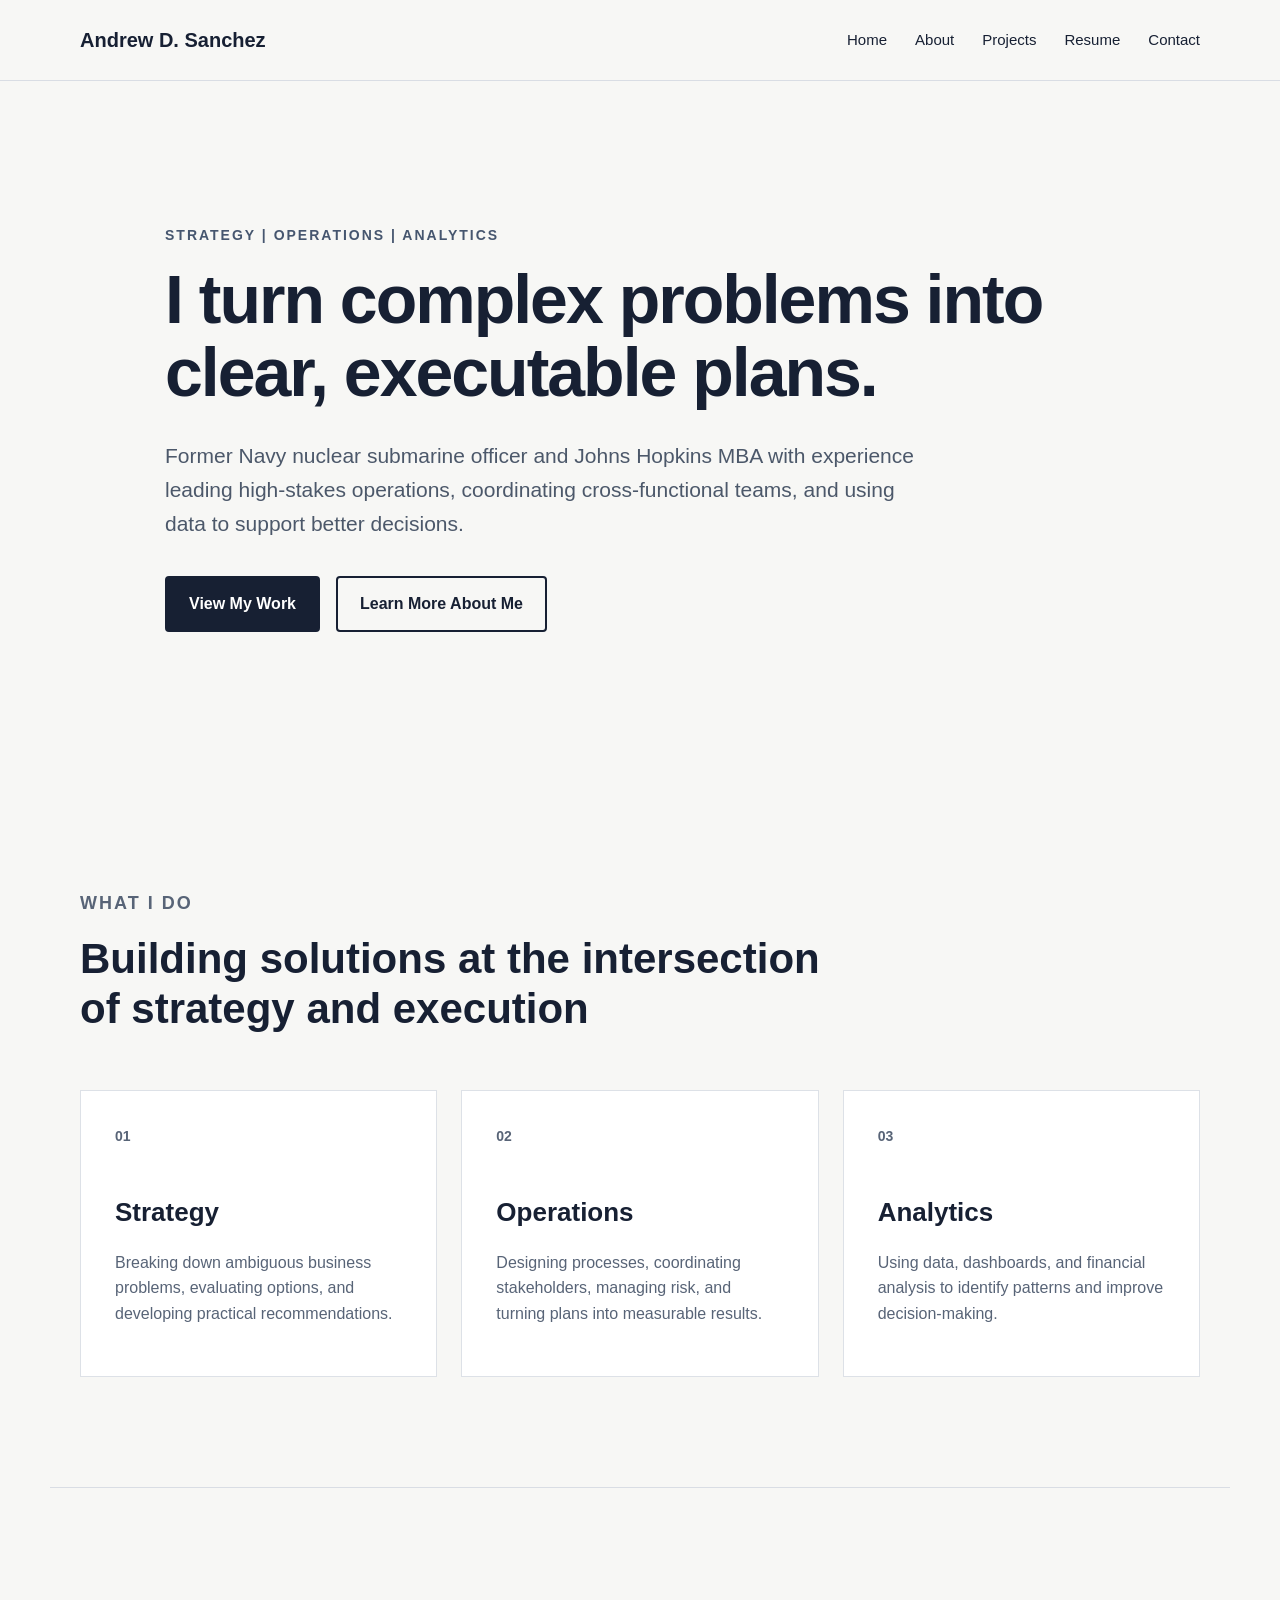
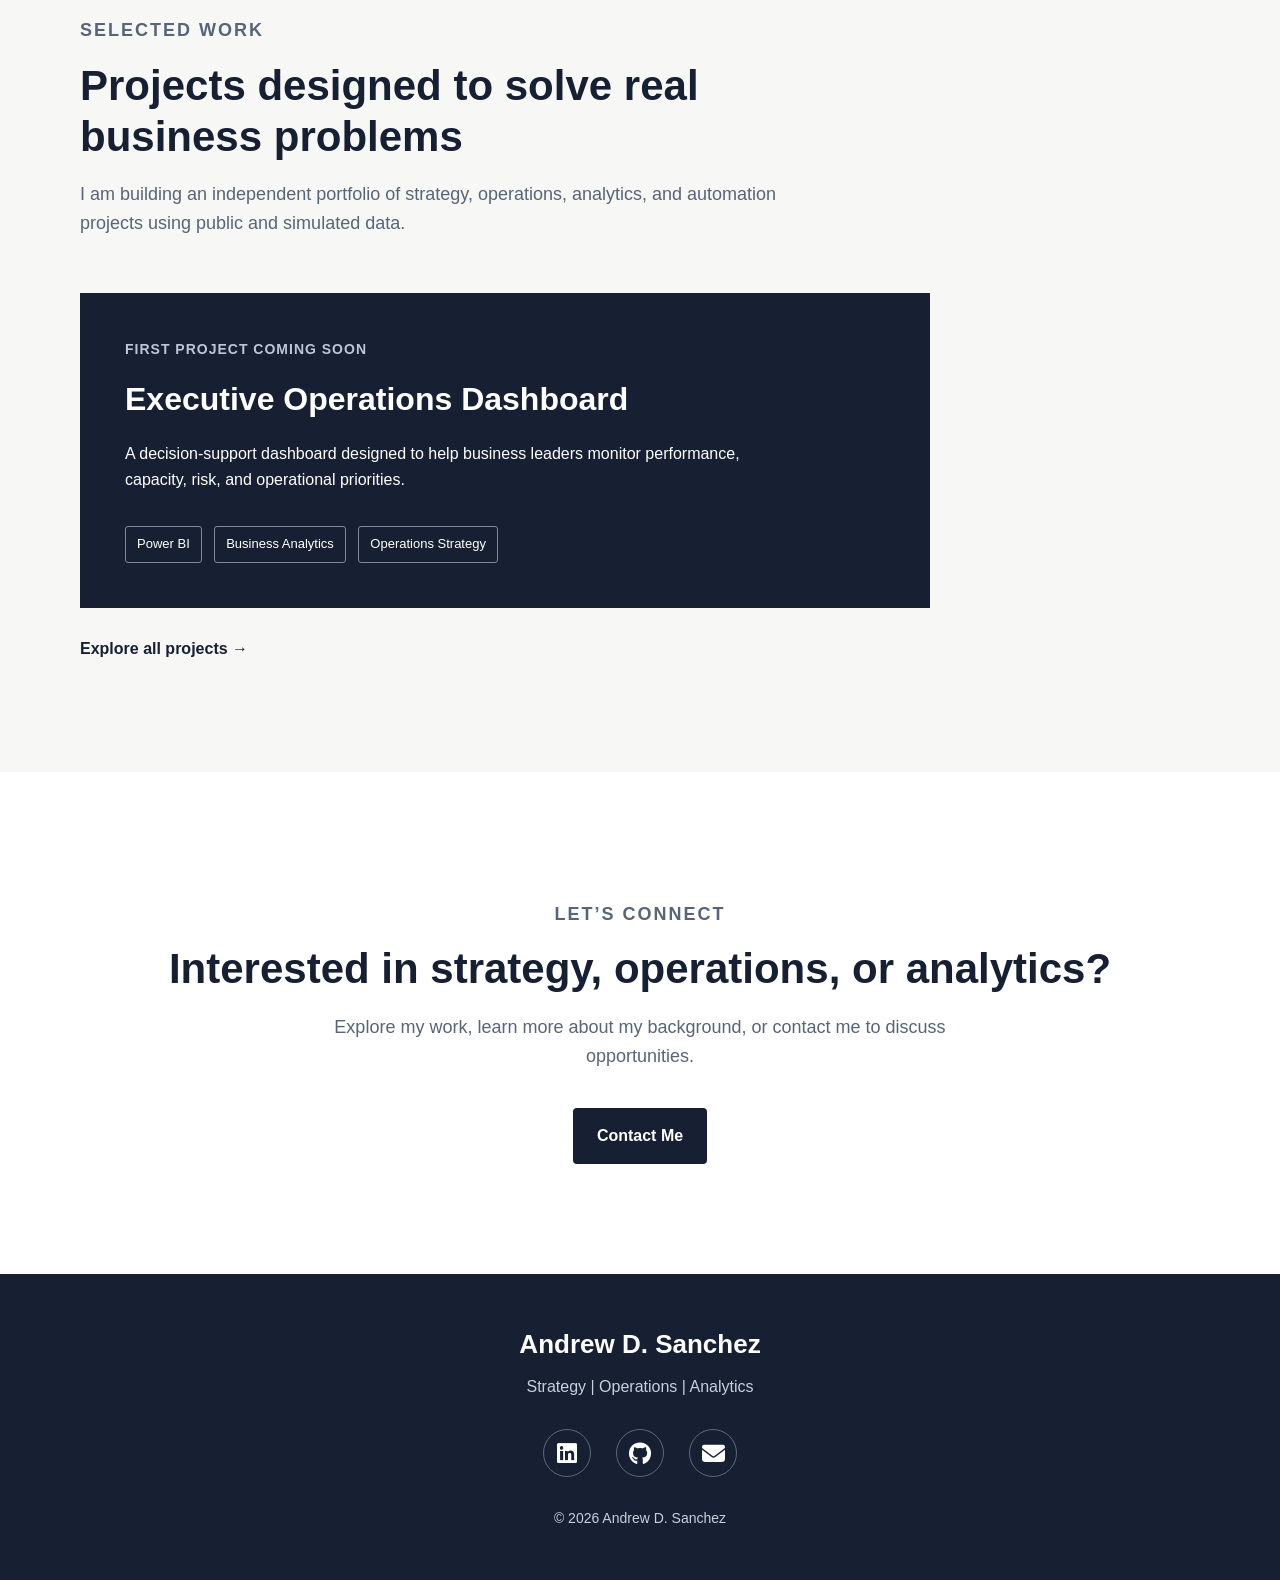
<file: index.html>
<!DOCTYPE html>
<html lang="en">

<head>
    <meta charset="UTF-8">
    <meta name="viewport" content="width=device-width, initial-scale=1.0">

    <title>Andrew D. Sanchez | Strategy, Operations, and Analytics</title>

    <link rel="stylesheet" href="css/style.css">

    <link rel="stylesheet" href="https://cdnjs.cloudflare.com/ajax/libs/font-awesome/6.7.2/css/all.min.css">
</head>

<body>

    <header class="site-header">
        <nav class="navbar">
            <a class="logo" href="index.html">Andrew D. Sanchez</a>

            <div class="nav-links">
                <a href="index.html">Home</a>
                <a href="about.html">About</a>
                <a href="projects.html">Projects</a>
                <a href="resume.html">Resume</a>
                <a href="contact.html">Contact</a>
            </div>
        </nav>
    </header>

    <main>

        <section class="hero">
            <div class="hero-content">
                <p class="hero-label">Strategy | Operations | Analytics</p>

                <h1>I turn complex problems into clear, executable plans.</h1>

                <p class="hero-summary">
                    Former Navy nuclear submarine officer and Johns Hopkins MBA
                    with experience leading high-stakes operations, coordinating
                    cross-functional teams, and using data to support better decisions.
                </p>

                <div class="hero-buttons">
                    <a class="button primary-button" href="projects.html">
                        View My Work
                    </a>

                    <a class="button secondary-button" href="about.html">
                        Learn More About Me
                    </a>
                </div>
            </div>
        </section>

        <section class="focus-section">
            <div class="section-heading">
                <p class="section-label">What I Do</p>
                <h2>Building solutions at the intersection of strategy and execution</h2>
            </div>

            <div class="focus-grid">

                <article class="focus-card">
                    <p class="card-number">01</p>
                    <h3>Strategy</h3>
                    <p>
                        Breaking down ambiguous business problems, evaluating options,
                        and developing practical recommendations.
                    </p>
                </article>

                <article class="focus-card">
                    <p class="card-number">02</p>
                    <h3>Operations</h3>
                    <p>
                        Designing processes, coordinating stakeholders, managing risk,
                        and turning plans into measurable results.
                    </p>
                </article>

                <article class="focus-card">
                    <p class="card-number">03</p>
                    <h3>Analytics</h3>
                    <p>
                        Using data, dashboards, and financial analysis to identify
                        patterns and improve decision-making.
                    </p>
                </article>

            </div>
        </section>

        <section class="projects-preview">
            <div class="section-heading">
                <p class="section-label">Selected Work</p>
                <h2>Projects designed to solve real business problems</h2>

                <p>
                    I am building an independent portfolio of strategy, operations,
                    analytics, and automation projects using public and simulated data.
                </p>
            </div>

            <div class="project-placeholder">
                <p>First project coming soon</p>
                <h3>Executive Operations Dashboard</h3>
                <p>
                    A decision-support dashboard designed to help business leaders
                    monitor performance, capacity, risk, and operational priorities.
                </p>

                <span>Power BI</span>
                <span>Business Analytics</span>
                <span>Operations Strategy</span>
            </div>

            <a class="text-link" href="projects.html">Explore all projects →</a>
        </section>

        <section class="cta-section">
            <p class="section-label">Let’s Connect</p>

            <h2>Interested in strategy, operations, or analytics?</h2>

            <p>
                Explore my work, learn more about my background, or contact me
                to discuss opportunities.
            </p>

            <a class="button primary-button" href="contact.html">
                Contact Me
            </a>
        </section>

    </main>

<footer class="site-footer">

    <div class="footer-content">

        <h3>Andrew D. Sanchez</h3>

        <p>Strategy | Operations | Analytics</p>

        <div class="social-links">

            <a href="https://www.linkedin.com/in/andrew-d-sanchez/"
               target="_blank"
               rel="noopener noreferrer"
               aria-label="LinkedIn">

                <i class="fa-brands fa-linkedin"></i>

            </a>

            <a href="https://github.com/andrewdsanchez0"
               target="_blank"
               rel="noopener noreferrer"
               aria-label="GitHub">

                <i class="fa-brands fa-github"></i>

            </a>

            <a href="mailto:andrewdsanchez0@gmail.com"
               aria-label="Email">

                <i class="fa-solid fa-envelope"></i>

            </a>

        </div>

        <p class="copyright">
            © 2026 Andrew D. Sanchez
        </p>

    </div>

</footer>

</body>

</html>
</file>
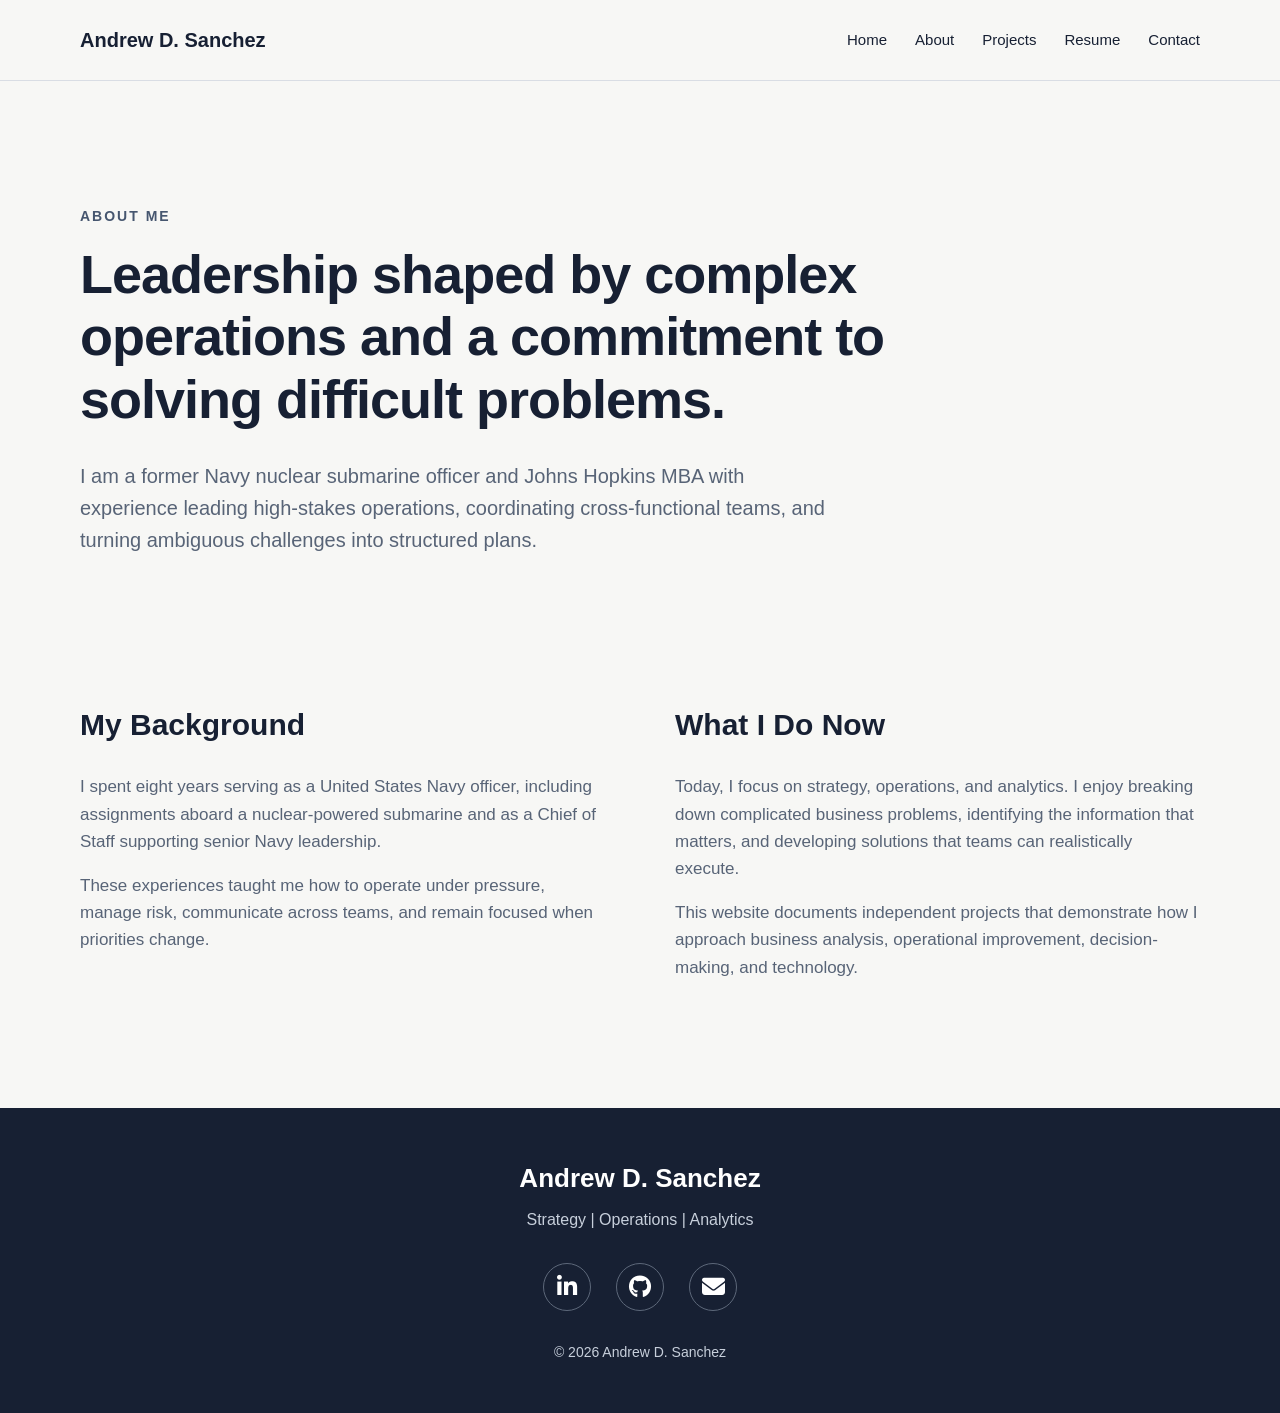
<file: about.html>
<!DOCTYPE html>
<html lang="en">

<head>
    <meta charset="UTF-8">
    <meta name="viewport" content="width=device-width, initial-scale=1.0">

    <title>About | Andrew D. Sanchez</title>

    <link rel="stylesheet" href="css/style.css">

    <link rel="stylesheet" href="https://cdnjs.cloudflare.com/ajax/libs/font-awesome/6.7.2/css/all.min.css">
</head>

<body>

    <header class="site-header">
        <nav class="navbar">
            <a class="logo" href="index.html">Andrew D. Sanchez</a>

            <div class="nav-links">
                <a href="index.html">Home</a>
                <a href="about.html">About</a>
                <a href="projects.html">Projects</a>
                <a href="resume.html">Resume</a>
                <a href="contact.html">Contact</a>
            </div>
        </nav>
    </header>

    <main>
        <section class="page-intro">
            <p class="section-label">About Me</p>

            <h1>Leadership shaped by complex operations and a commitment to solving difficult problems.</h1>

            <p>
                I am a former Navy nuclear submarine officer and Johns Hopkins MBA
                with experience leading high-stakes operations, coordinating
                cross-functional teams, and turning ambiguous challenges into
                structured plans.
            </p>
        </section>

        <section class="about-section">
            <div class="about-content">

                <div>
                    <h2>My Background</h2>

                    <p>
                        I spent eight years serving as a United States Navy officer,
                        including assignments aboard a nuclear-powered submarine and
                        as a Chief of Staff supporting senior Navy leadership.
                    </p>

                    <p>
                        These experiences taught me how to operate under pressure,
                        manage risk, communicate across teams, and remain focused when
                        priorities change.
                    </p>
                </div>

                <div>
                    <h2>What I Do Now</h2>

                    <p>
                        Today, I focus on strategy, operations, and analytics. I enjoy
                        breaking down complicated business problems, identifying the
                        information that matters, and developing solutions that teams
                        can realistically execute.
                    </p>

                    <p>
                        This website documents independent projects that demonstrate
                        how I approach business analysis, operational improvement,
                        decision-making, and technology.
                    </p>
                </div>

            </div>
        </section>
    </main>

<footer class="site-footer">
    <div class="footer-content">

        <h3>Andrew D. Sanchez</h3>

        <p>Strategy | Operations | Analytics</p>

        <div class="social-links">
            <a
                href="https://www.linkedin.com/in/andrew-d-sanchez/"
                target="_blank"
                rel="noopener noreferrer"
                aria-label="LinkedIn"
            >
                <i class="fa-brands fa-linkedin-in"></i>
            </a>

            <a
                href="https://github.com/andrewdsanchez0"
                target="_blank"
                rel="noopener noreferrer"
                aria-label="GitHub"
            >
                <i class="fa-brands fa-github"></i>
            </a>

            <a
                href="mailto:andrewdsanchez0@gmail.com"
                aria-label="Email"
            >
                <i class="fa-solid fa-envelope"></i>
            </a>
        </div>

        <p class="copyright">
            © 2026 Andrew D. Sanchez
        </p>

    </div>
</footer>

</body>

</html>
</file>
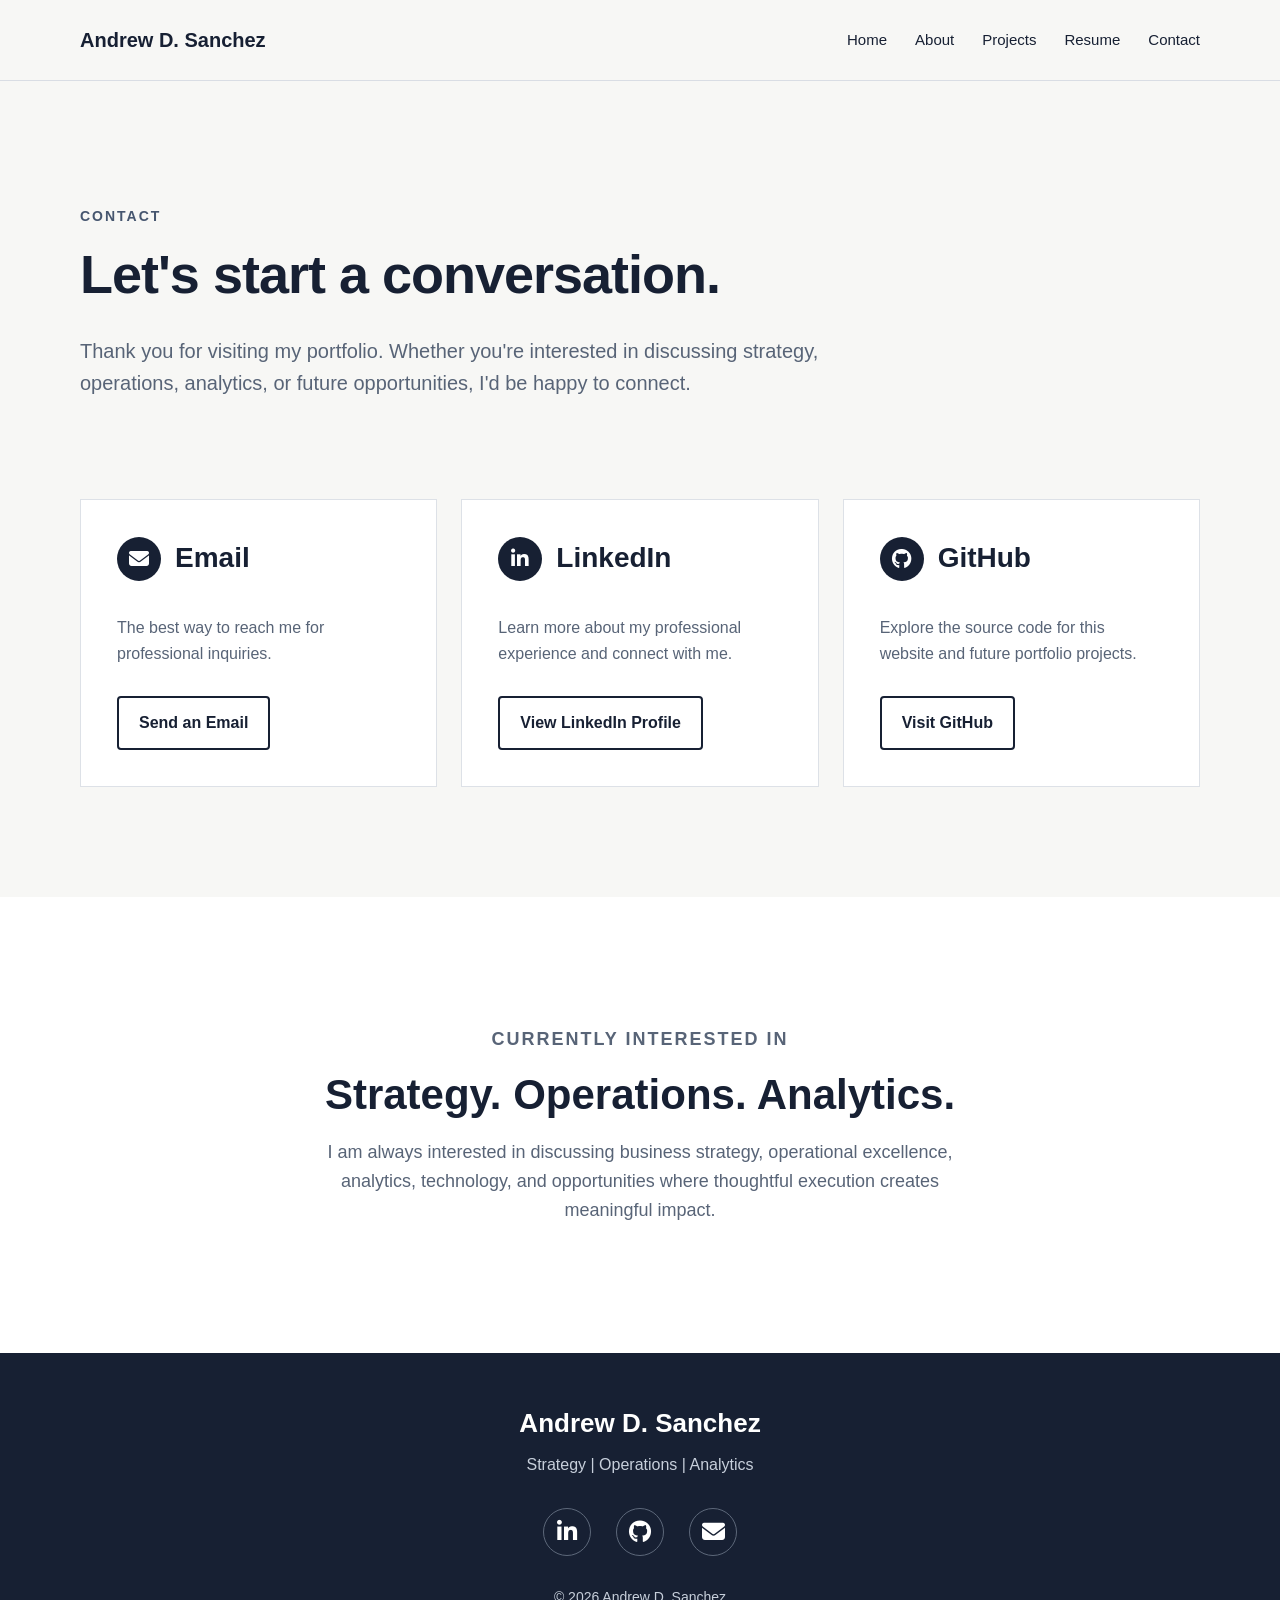
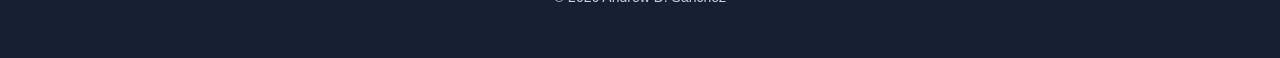
<file: contact.html>
<!DOCTYPE html>
<html lang="en">

<head>
    <meta charset="UTF-8">
    <meta name="viewport" content="width=device-width, initial-scale=1.0">
    <title>Contact | Andrew D. Sanchez</title>

    <link rel="stylesheet" href="css/style.css">

    <link rel="stylesheet" href="https://cdnjs.cloudflare.com/ajax/libs/font-awesome/6.7.2/css/all.min.css">
</head>

<body>

<header class="site-header">

    <nav class="navbar">

        <a class="logo" href="index.html">Andrew D. Sanchez</a>

        <div class="nav-links">
            <a href="index.html">Home</a>
            <a href="about.html">About</a>
            <a href="projects.html">Projects</a>
            <a href="resume.html">Resume</a>
            <a href="contact.html">Contact</a>
        </div>

    </nav>

</header>

<main>

<section class="page-intro contact-intro">

    <p class="section-label">Contact</p>

    <h1>Let's start a conversation.</h1>

    <p>
        Thank you for visiting my portfolio. Whether you're interested in discussing
        strategy, operations, analytics, or future opportunities, I'd be happy to connect.
    </p>

</section>

<section class="contact-section">

<div class="contact-grid">

    <article class="contact-card">

        <div class="contact-card-heading">
            <i class="fa-solid fa-envelope" aria-hidden="true"></i>
            <h2>Email</h2>
        </div>

        <p>
            The best way to reach me for professional inquiries.
        </p>

        <a
            class="contact-button"
            href="mailto:andrewdsanchez0@gmail.com"
        >
            Send an Email
        </a>

    </article>

    <article class="contact-card">

        <div class="contact-card-heading">
            <i class="fa-brands fa-linkedin-in" aria-hidden="true"></i>
            <h2>LinkedIn</h2>
        </div>

        <p>
            Learn more about my professional experience and connect with me.
        </p>

        <a
            class="contact-button"
            href="https://www.linkedin.com/in/andrew-d-sanchez/"
            target="_blank"
            rel="noopener noreferrer"
        >
            View LinkedIn Profile
        </a>

    </article>

    <article class="contact-card">

        <div class="contact-card-heading">
            <i class="fa-brands fa-github" aria-hidden="true"></i>
            <h2>GitHub</h2>
        </div>

        <p>
            Explore the source code for this website and future portfolio projects.
        </p>

        <a
            class="contact-button"
            href="https://github.com/andrewdsanchez0"
            target="_blank"
            rel="noopener noreferrer"
        >
            Visit GitHub
        </a>

    </article>

</div>

</section>

<section class="cta-section">

    <p class="section-label">Currently Interested In</p>

    <h2>Strategy. Operations. Analytics.</h2>

    <p>
        I am always interested in discussing business strategy, operational
        excellence, analytics, technology, and opportunities where thoughtful
        execution creates meaningful impact.
    </p>

</section>

</main>

<footer class="site-footer">
    <div class="footer-content">

        <h3>Andrew D. Sanchez</h3>

        <p>Strategy | Operations | Analytics</p>

        <div class="social-links">
            <a
                href="https://www.linkedin.com/in/andrew-d-sanchez/"
                target="_blank"
                rel="noopener noreferrer"
                aria-label="LinkedIn"
            >
                <i class="fa-brands fa-linkedin-in"></i>
            </a>

            <a
                href="https://github.com/andrewdsanchez0"
                target="_blank"
                rel="noopener noreferrer"
                aria-label="GitHub"
            >
                <i class="fa-brands fa-github"></i>
            </a>

            <a
                href="mailto:andrewdsanchez0@gmail.com"
                aria-label="Email"
            >
                <i class="fa-solid fa-envelope"></i>
            </a>
        </div>

        <p class="copyright">
            © 2026 Andrew D. Sanchez
        </p>

    </div>
</footer>

</body>

</html>
</file>
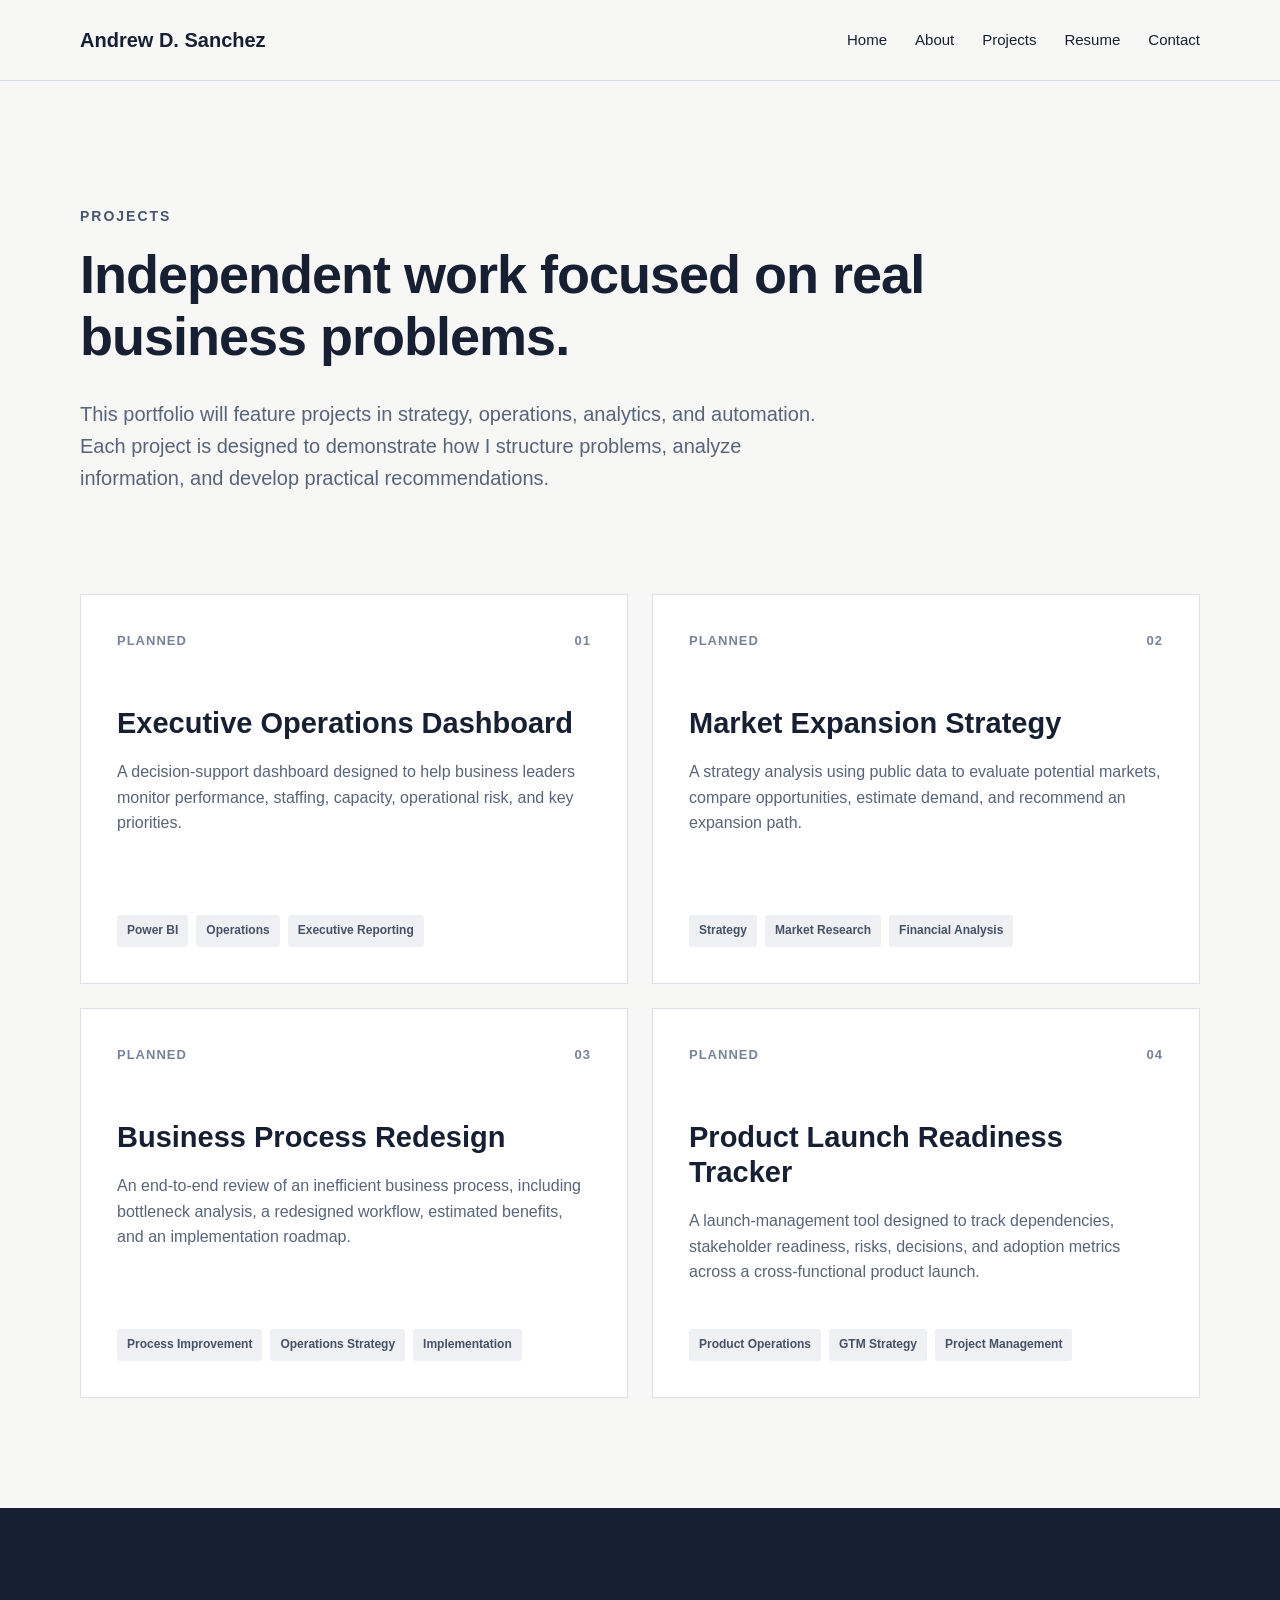
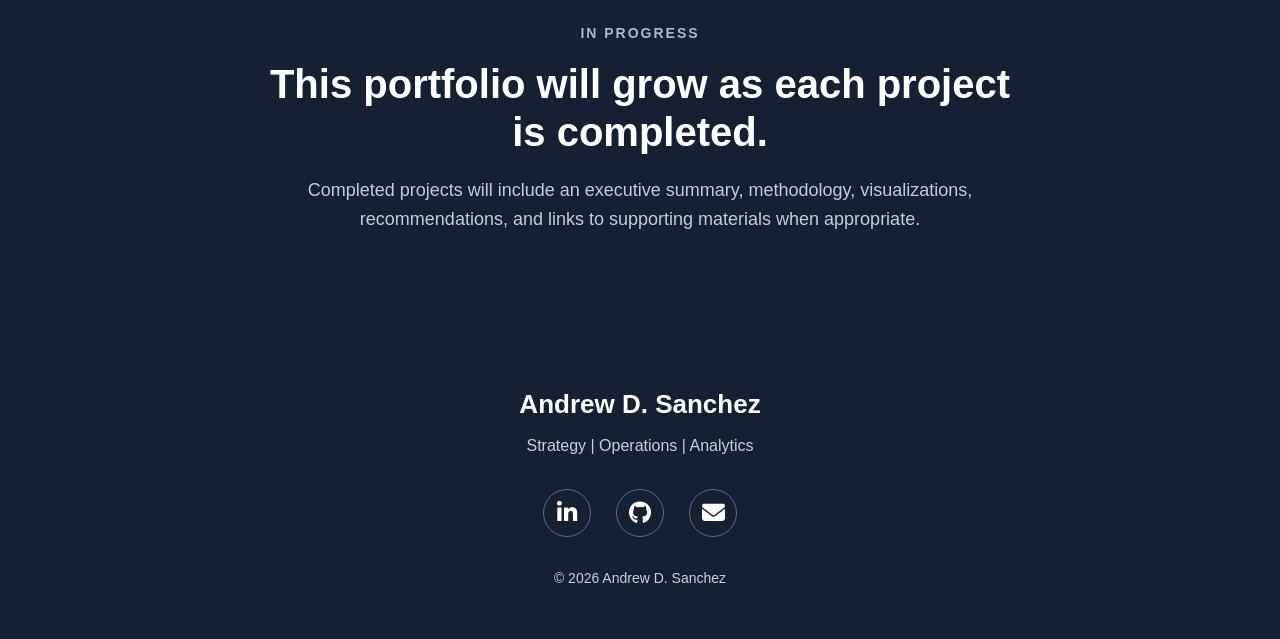
<file: projects.html>
<!DOCTYPE html>
<html lang="en">

<head>
    <meta charset="UTF-8">
    <meta name="viewport" content="width=device-width, initial-scale=1.0">

    <title>Projects | Andrew D. Sanchez</title>

    <link rel="stylesheet" href="css/style.css">

    <link rel="stylesheet" href="https://cdnjs.cloudflare.com/ajax/libs/font-awesome/6.7.2/css/all.min.css">
</head>

<body>

    <header class="site-header">
        <nav class="navbar">
            <a class="logo" href="index.html">Andrew D. Sanchez</a>

            <div class="nav-links">
                <a href="index.html">Home</a>
                <a href="about.html">About</a>
                <a href="projects.html">Projects</a>
                <a href="resume.html">Resume</a>
                <a href="contact.html">Contact</a>
            </div>
        </nav>
    </header>

    <main>

        <section class="page-intro">
            <p class="section-label">Projects</p>

            <h1>Independent work focused on real business problems.</h1>

            <p>
                This portfolio will feature projects in strategy, operations,
                analytics, and automation. Each project is designed to demonstrate
                how I structure problems, analyze information, and develop practical
                recommendations.
            </p>
        </section>

        <section class="projects-section">

            <div class="projects-grid">

                <article class="project-card">
                    <div class="project-card-header">
                        <p class="project-status">Planned</p>
                        <p class="project-number">01</p>
                    </div>

                    <h2>Executive Operations Dashboard</h2>

                    <p>
                        A decision-support dashboard designed to help business leaders
                        monitor performance, staffing, capacity, operational risk, and
                        key priorities.
                    </p>

                    <div class="project-tags">
                        <span>Power BI</span>
                        <span>Operations</span>
                        <span>Executive Reporting</span>
                    </div>
                </article>

                <article class="project-card">
                    <div class="project-card-header">
                        <p class="project-status">Planned</p>
                        <p class="project-number">02</p>
                    </div>

                    <h2>Market Expansion Strategy</h2>

                    <p>
                        A strategy analysis using public data to evaluate potential
                        markets, compare opportunities, estimate demand, and recommend
                        an expansion path.
                    </p>

                    <div class="project-tags">
                        <span>Strategy</span>
                        <span>Market Research</span>
                        <span>Financial Analysis</span>
                    </div>
                </article>

                <article class="project-card">
                    <div class="project-card-header">
                        <p class="project-status">Planned</p>
                        <p class="project-number">03</p>
                    </div>

                    <h2>Business Process Redesign</h2>

                    <p>
                        An end-to-end review of an inefficient business process,
                        including bottleneck analysis, a redesigned workflow, estimated
                        benefits, and an implementation roadmap.
                    </p>

                    <div class="project-tags">
                        <span>Process Improvement</span>
                        <span>Operations Strategy</span>
                        <span>Implementation</span>
                    </div>
                </article>

                <article class="project-card">
                    <div class="project-card-header">
                        <p class="project-status">Planned</p>
                        <p class="project-number">04</p>
                    </div>

                    <h2>Product Launch Readiness Tracker</h2>

                    <p>
                        A launch-management tool designed to track dependencies,
                        stakeholder readiness, risks, decisions, and adoption metrics
                        across a cross-functional product launch.
                    </p>

                    <div class="project-tags">
                        <span>Product Operations</span>
                        <span>GTM Strategy</span>
                        <span>Project Management</span>
                    </div>
                </article>

            </div>

        </section>

        <section class="projects-cta">
            <p class="section-label">In Progress</p>

            <h2>This portfolio will grow as each project is completed.</h2>

            <p>
                Completed projects will include an executive summary, methodology,
                visualizations, recommendations, and links to supporting materials
                when appropriate.
            </p>
        </section>

    </main>

<footer class="site-footer">
    <div class="footer-content">

        <h3>Andrew D. Sanchez</h3>

        <p>Strategy | Operations | Analytics</p>

        <div class="social-links">
            <a
                href="https://www.linkedin.com/in/andrew-d-sanchez/"
                target="_blank"
                rel="noopener noreferrer"
                aria-label="LinkedIn"
            >
                <i class="fa-brands fa-linkedin-in"></i>
            </a>

            <a
                href="https://github.com/andrewdsanchez0"
                target="_blank"
                rel="noopener noreferrer"
                aria-label="GitHub"
            >
                <i class="fa-brands fa-github"></i>
            </a>

            <a
                href="mailto:andrewdsanchez0@gmail.com"
                aria-label="Email"
            >
                <i class="fa-solid fa-envelope"></i>
            </a>
        </div>

        <p class="copyright">
            © 2026 Andrew D. Sanchez
        </p>

    </div>
</footer>

</body>

</html>
</file>
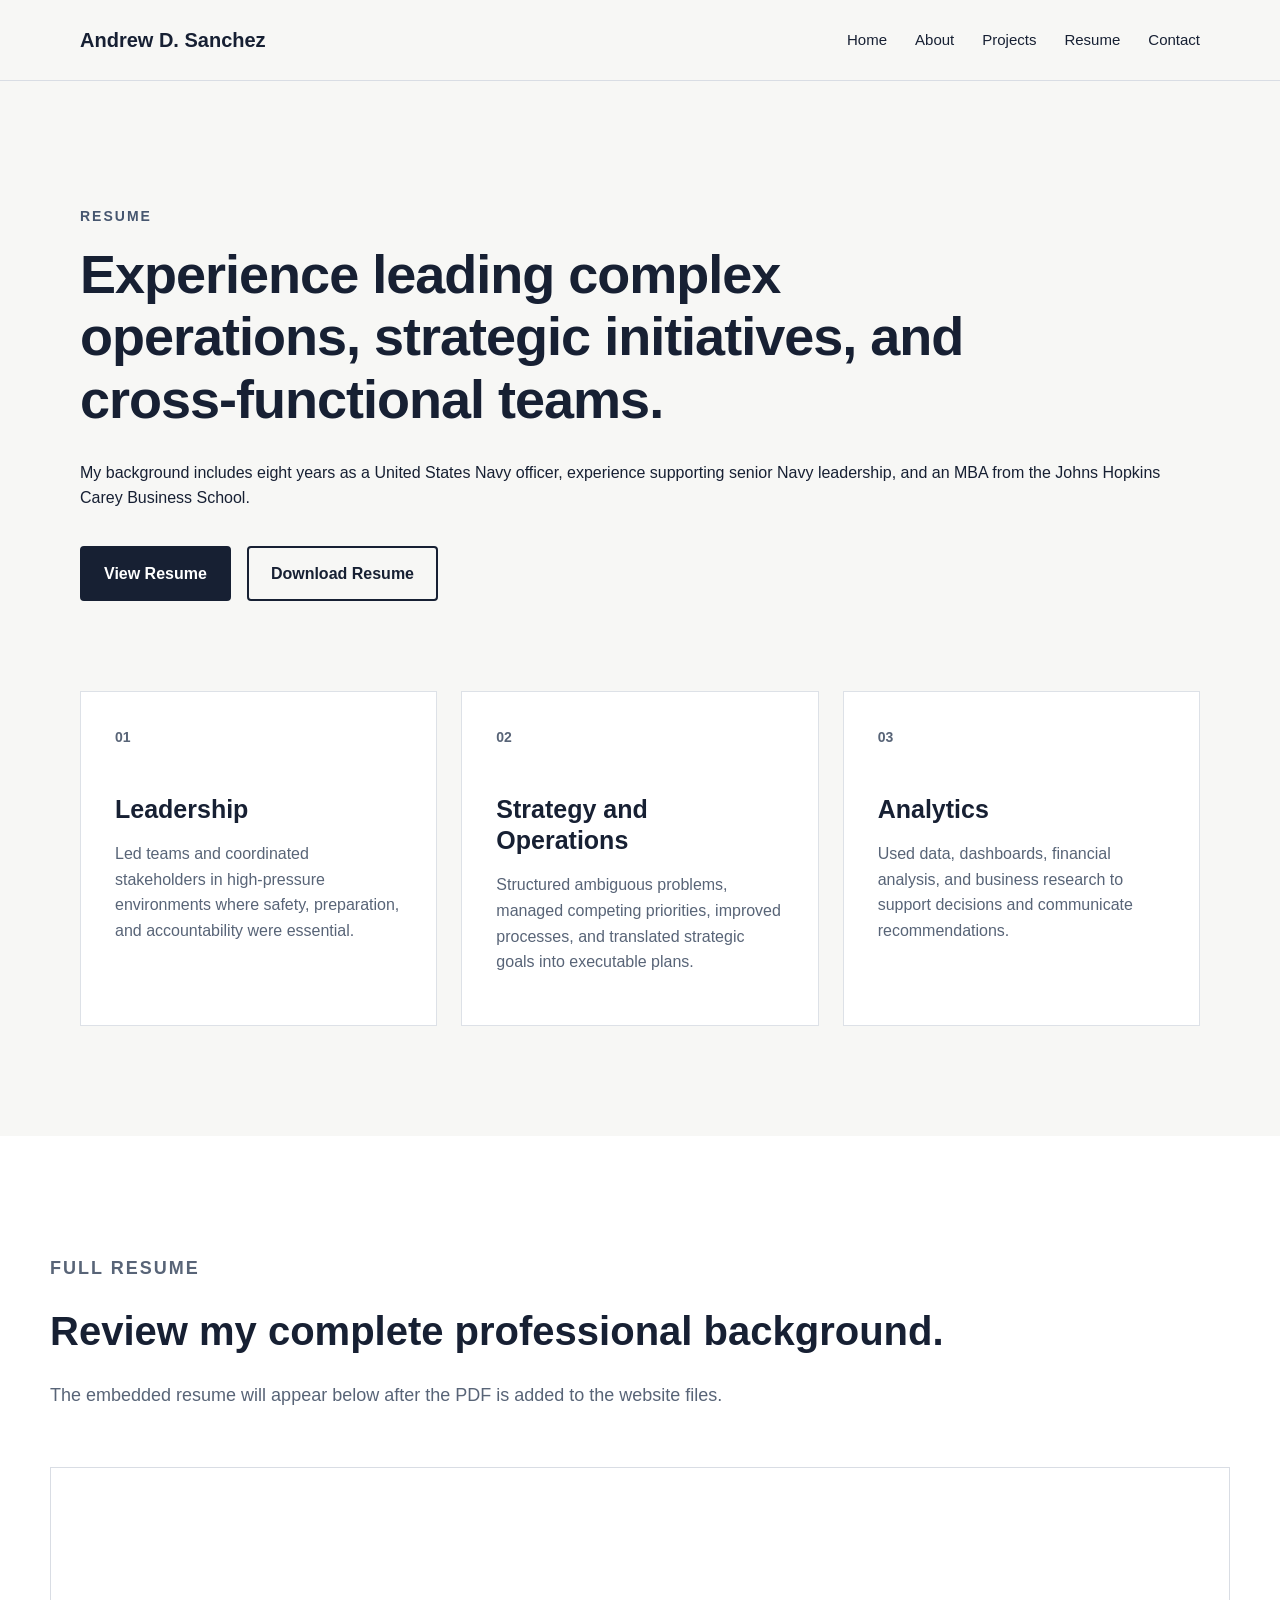
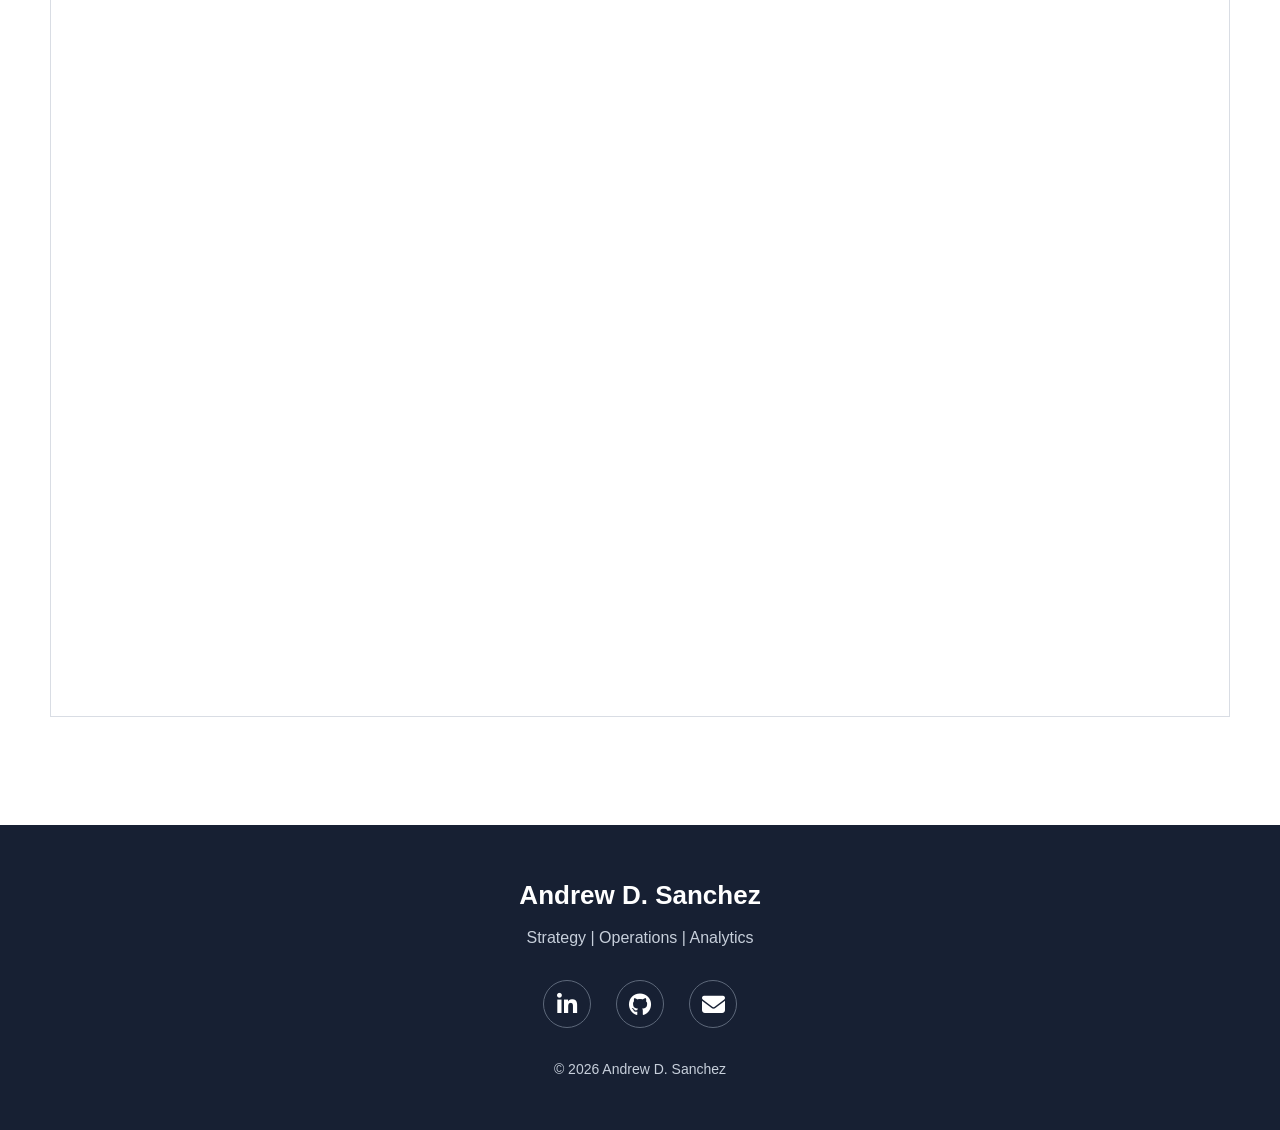
<file: resume.html>
<!DOCTYPE html>
<html lang="en">

<head>
    <meta charset="UTF-8">
    <meta name="viewport" content="width=device-width, initial-scale=1.0">

    <title>Resume | Andrew D. Sanchez</title>

    <link rel="stylesheet" href="css/style.css">

    <link rel="stylesheet" href="https://cdnjs.cloudflare.com/ajax/libs/font-awesome/6.7.2/css/all.min.css">
</head>

<body>

    <header class="site-header">
        <nav class="navbar">
            <a class="logo" href="index.html">Andrew D. Sanchez</a>

            <div class="nav-links">
                <a href="index.html">Home</a>
                <a href="about.html">About</a>
                <a href="projects.html">Projects</a>
                <a href="resume.html">Resume</a>
                <a href="contact.html">Contact</a>
            </div>
        </nav>
    </header>

    <main>

        <section class="page-intro resume-intro">
            <p class="section-label">Resume</p>

            <h1>Experience leading complex operations, strategic initiatives, and cross-functional teams.</h1>

            <p>
                My background includes eight years as a United States Navy officer,
                experience supporting senior Navy leadership, and an MBA from the
                Johns Hopkins Carey Business School.
            </p>

            <div class="resume-buttons">
                <a
                    class="button primary-button"
                    href="assets/documents/Andrew-Sanchez-Resume.pdf"
                    target="_blank"
                >
                    View Resume
                </a>

                <a
                    class="button secondary-button"
                    href="assets/documents/Andrew-Sanchez-Resume.pdf"
                    download
                >
                    Download Resume
                </a>
            </div>
        </section>

        <section class="resume-summary">

            <div class="resume-summary-grid">

                <article class="resume-summary-card">
                    <p class="card-number">01</p>
                    <h2>Leadership</h2>
                    <p>
                        Led teams and coordinated stakeholders in high-pressure
                        environments where safety, preparation, and accountability
                        were essential.
                    </p>
                </article>

                <article class="resume-summary-card">
                    <p class="card-number">02</p>
                    <h2>Strategy and Operations</h2>
                    <p>
                        Structured ambiguous problems, managed competing priorities,
                        improved processes, and translated strategic goals into
                        executable plans.
                    </p>
                </article>

                <article class="resume-summary-card">
                    <p class="card-number">03</p>
                    <h2>Analytics</h2>
                    <p>
                        Used data, dashboards, financial analysis, and business
                        research to support decisions and communicate recommendations.
                    </p>
                </article>

            </div>

        </section>

        <section class="resume-document-section">
            <div class="resume-document-content">
                <p class="section-label">Full Resume</p>

                <h2>Review my complete professional background.</h2>

                <p>
                    The embedded resume will appear below after the PDF is added
                    to the website files.
                </p>

                <iframe
                    class="resume-frame"
                    src="assets/documents/Andrew-Sanchez-Resume.pdf"
                    title="Andrew Sanchez Resume"
                ></iframe>
            </div>
        </section>

    </main>

<footer class="site-footer">
    <div class="footer-content">

        <h3>Andrew D. Sanchez</h3>

        <p>Strategy | Operations | Analytics</p>

        <div class="social-links">
            <a
                href="https://www.linkedin.com/in/andrew-d-sanchez/"
                target="_blank"
                rel="noopener noreferrer"
                aria-label="LinkedIn"
            >
                <i class="fa-brands fa-linkedin-in"></i>
            </a>

            <a
                href="https://github.com/andrewdsanchez0"
                target="_blank"
                rel="noopener noreferrer"
                aria-label="GitHub"
            >
                <i class="fa-brands fa-github"></i>
            </a>

            <a
                href="mailto:andrewdsanchez0@gmail.com"
                aria-label="Email"
            >
                <i class="fa-solid fa-envelope"></i>
            </a>
        </div>

        <p class="copyright">
            © 2026 Andrew D. Sanchez
        </p>

    </div>
</footer>

</body>

</html>
</file>
<file: css/style.css>
* {
    box-sizing: border-box;
}

html {
    scroll-behavior: smooth;
}

body {
    margin: 0;
    background-color: #f7f7f5;
    color: #172033;
    font-family: Arial, Helvetica, sans-serif;
    line-height: 1.6;
}

a {
    color: inherit;
}

/* Navigation */

.site-header {
    background-color: #f7f7f5;
    border-bottom: 1px solid #d9dde4;
}

.navbar {
    display: flex;
    align-items: center;
    justify-content: space-between;
    max-width: 1180px;
    margin: 0 auto;
    padding: 24px 30px;
}

.logo {
    font-size: 20px;
    font-weight: bold;
    text-decoration: none;
}

.nav-links {
    display: flex;
    gap: 28px;
}

.nav-links a {
    font-size: 15px;
    text-decoration: none;
}

.nav-links a:hover {
    text-decoration: underline;
}

/* Homepage Hero */

.hero {
    display: flex;
    align-items: center;
    min-height: 680px;
    padding: 90px 30px;
}

.hero-content {
    max-width: 1050px;
    margin: 0 auto;
}

.hero-label,
.section-label {
    margin-bottom: 16px;
    color: #46566f;
    font-size: 14px;
    font-weight: bold;
    letter-spacing: 2px;
    text-transform: uppercase;
}

.hero h1 {
    max-width: 950px;
    margin: 0;
    font-size: 68px;
    line-height: 1.08;
    letter-spacing: -2px;
}

.hero-summary {
    max-width: 750px;
    margin: 30px 0;
    color: #4c586a;
    font-size: 21px;
}

.hero-buttons {
    display: flex;
    flex-wrap: wrap;
    gap: 16px;
    margin-top: 36px;
}

/* Buttons */

.button {
    display: inline-block;
    padding: 13px 22px;
    border: 2px solid #172033;
    border-radius: 4px;
    font-weight: bold;
    text-decoration: none;
}

.primary-button {
    background-color: #172033;
    color: white;
}

.secondary-button {
    background-color: transparent;
    color: #172033;
}

.button:hover {
    opacity: 0.82;
}

/* Homepage Focus Section */

.focus-section,
.projects-preview {
    max-width: 1180px;
    margin: 0 auto;
    padding: 110px 30px;
}

.section-heading {
    max-width: 760px;
    margin-bottom: 55px;
}

.section-heading h2,
.cta-section h2 {
    margin: 0 0 18px;
    font-size: 42px;
    line-height: 1.2;
}

.section-heading p {
    color: #586477;
    font-size: 18px;
}

.focus-grid {
    display: grid;
    grid-template-columns: repeat(3, 1fr);
    gap: 24px;
}

.focus-card {
    min-height: 280px;
    padding: 34px;
    background-color: white;
    border: 1px solid #dde1e7;
}

.card-number {
    margin: 0 0 45px;
    color: #778398;
    font-size: 14px;
    font-weight: bold;
}

.focus-card h3 {
    margin-bottom: 15px;
    font-size: 26px;
}

.focus-card p {
    color: #586477;
}

/* Homepage Projects Preview */

.projects-preview {
    border-top: 1px solid #d9dde4;
}

.project-placeholder {
    max-width: 850px;
    padding: 45px;
    background-color: #172033;
    color: white;
}

.project-placeholder > p:first-child {
    margin-top: 0;
    color: #bcc6d5;
    font-size: 14px;
    font-weight: bold;
    letter-spacing: 1px;
    text-transform: uppercase;
}

.project-placeholder h3 {
    margin: 10px 0 15px;
    font-size: 32px;
}

.project-placeholder > p {
    max-width: 680px;
}

.project-placeholder span {
    display: inline-block;
    margin: 18px 8px 0 0;
    padding: 7px 11px;
    border: 1px solid #7c899c;
    border-radius: 3px;
    font-size: 13px;
}

.text-link {
    display: inline-block;
    margin-top: 28px;
    font-weight: bold;
    text-decoration: none;
}

.text-link:hover {
    text-decoration: underline;
}

/* Call to Action Sections */

.cta-section {
    padding: 110px 30px;
    background-color: white;
    text-align: center;
}

.cta-section p {
    max-width: 650px;
    margin-right: auto;
    margin-left: auto;
    color: #586477;
    font-size: 18px;
}

.cta-section .button {
    margin-top: 20px;
}

/* Interior Page Introductions */

.page-intro {
    max-width: 1180px;
    margin: 0 auto;
    padding: 110px 30px 80px;
}

.page-intro h1 {
    max-width: 950px;
    margin: 0 0 30px;
    font-size: 54px;
    line-height: 1.15;
    letter-spacing: -1px;
}

.page-intro > p:last-child {
    max-width: 750px;
    color: #586477;
    font-size: 20px;
}

/* About Page */

.about-section {
    max-width: 1180px;
    margin: 0 auto;
    padding: 20px 30px 110px;
}

.about-content {
    display: grid;
    grid-template-columns: repeat(2, 1fr);
    gap: 70px;
}

.about-content h2 {
    font-size: 30px;
}

.about-content p {
    color: #586477;
    font-size: 17px;
}

/* Projects Page */

.projects-section {
    max-width: 1180px;
    margin: 0 auto;
    padding: 0 30px 110px;
}

.projects-grid {
    display: grid;
    grid-template-columns: repeat(2, 1fr);
    gap: 24px;
}

.project-card {
    display: flex;
    flex-direction: column;
    min-height: 390px;
    padding: 36px;
    background-color: white;
    border: 1px solid #dde1e7;
}

.project-card-header {
    display: flex;
    align-items: center;
    justify-content: space-between;
    margin-bottom: 55px;
}

.project-status,
.project-number {
    margin: 0;
    color: #778398;
    font-size: 13px;
    font-weight: bold;
    letter-spacing: 1px;
    text-transform: uppercase;
}

.project-card h2 {
    margin: 0 0 18px;
    font-size: 29px;
    line-height: 1.2;
}

.project-card > p {
    margin: 0;
    color: #586477;
    font-size: 16px;
}

.project-tags {
    display: flex;
    flex-wrap: wrap;
    gap: 8px;
    margin-top: auto;
    padding-top: 30px;
}

.project-tags span {
    padding: 6px 10px;
    background-color: #eef0f3;
    border-radius: 3px;
    color: #465166;
    font-size: 12px;
    font-weight: bold;
}

.projects-cta {
    padding: 100px 30px;
    background-color: #172033;
    color: white;
    text-align: center;
}

.projects-cta h2 {
    max-width: 760px;
    margin: 0 auto 20px;
    font-size: 40px;
    line-height: 1.2;
}

.projects-cta > p:last-child {
    max-width: 700px;
    margin: 0 auto;
    color: #c4ccda;
    font-size: 18px;
}

.projects-cta .section-label {
    color: #aeb9ca;
}

/* Resume Page */

.resume-intro {
    padding-bottom: 90px;
}

.resume-buttons {
    display: flex;
    flex-wrap: wrap;
    gap: 16px;
    margin-top: 35px;
}

.resume-summary {
    max-width: 1180px;
    margin: 0 auto;
    padding: 0 30px 110px;
}

.resume-summary-grid {
    display: grid;
    grid-template-columns: repeat(3, 1fr);
    gap: 24px;
}

.resume-summary-card {
    min-height: 300px;
    padding: 34px;
    background-color: white;
    border: 1px solid #dde1e7;
}

.resume-summary-card h2 {
    margin: 0 0 16px;
    font-size: 25px;
    line-height: 1.25;
}

.resume-summary-card p {
    color: #586477;
}

.resume-document-section {
    padding: 100px 30px;
    background-color: white;
}

.resume-document-content {
    max-width: 1180px;
    margin: 0 auto;
}

.resume-document-content h2 {
    margin: 0 0 18px;
    font-size: 40px;
}

.resume-document-content > p {
    max-width: 700px;
    color: #586477;
    font-size: 18px;
}

.resume-frame {
    width: 100%;
    height: 850px;
    margin-top: 40px;
    border: 1px solid #d9dde4;
}

/* Contact Page */

.contact-section {
    max-width: 1180px;
    margin: 0 auto;
    padding: 0 30px 110px;
}

.contact-grid {
    display: grid;
    grid-template-columns: repeat(3, 1fr);
    gap: 24px;
}

.contact-card {
    display: flex;
    flex-direction: column;
    padding: 36px;
    background-color: white;
    border: 1px solid #dde1e7;
}

.contact-card-heading {
    display: flex;
    align-items: center;
    gap: 14px;
    margin-bottom: 18px;
}

.contact-card-heading i {
    display: flex;
    align-items: center;
    justify-content: center;
    width: 44px;
    height: 44px;
    flex-shrink: 0;
    border-radius: 50%;
    background-color: #172033;
    color: white;
    font-size: 20px;
}

.contact-card-heading h2 {
    margin: 0;
}

.contact-card h2 {
    font-size: 28px;
}

.contact-card p {
    margin-bottom: 30px;
    color: #586477;
}

.contact-button {
    display: inline-block;
    align-self: flex-start;
    margin-top: auto;
    padding: 12px 20px;
    border: 2px solid #172033;
    border-radius: 4px;
    color: #172033;
    font-weight: bold;
    text-decoration: none;
    transition: 0.2s ease;
}

.contact-button:hover {
    background-color: #172033;
    color: white;
}

/* Professional Footer */

.site-footer {
    padding: 50px 30px;
    background-color: #172033;
    color: white;
}

.footer-content {
    max-width: 1180px;
    margin: 0 auto;
    text-align: center;
}

.footer-content h3 {
    margin: 0 0 8px;
    font-size: 26px;
}

.footer-content > p {
    margin: 0;
    color: #c7cfdb;
}

.social-links {
    display: flex;
    align-items: center;
    justify-content: center;
    gap: 25px;
    margin: 30px 0;
}

.social-links a {
    display: flex;
    align-items: center;
    justify-content: center;
    width: 48px;
    height: 48px;
    border: 1px solid #5d687a;
    border-radius: 50%;
    color: white;
    font-size: 23px;
    text-decoration: none;
    transition:
        background-color 0.2s ease,
        color 0.2s ease,
        border-color 0.2s ease,
        transform 0.2s ease;
}

.social-links a:hover {
    background-color: white;
    border-color: white;
    color: #172033;
    transform: translateY(-3px);
}

.copyright {
    margin-top: 0;
    color: #aeb7c5;
    font-size: 14px;
}

/* Mobile Formatting */

@media (max-width: 800px) {
    .navbar {
        align-items: flex-start;
        flex-direction: column;
        gap: 18px;
    }

    .nav-links {
        flex-wrap: wrap;
        gap: 14px 22px;
    }

    .hero {
        min-height: auto;
        padding-top: 80px;
        padding-bottom: 80px;
    }

    .hero h1 {
        font-size: 46px;
        letter-spacing: -1px;
    }

    .hero-summary {
        font-size: 18px;
    }

    .focus-grid {
        grid-template-columns: 1fr;
    }

    .section-heading h2,
    .cta-section h2 {
        font-size: 34px;
    }

    .page-intro h1 {
        font-size: 40px;
    }

    .about-content {
        grid-template-columns: 1fr;
        gap: 35px;
    }

    .projects-grid {
        grid-template-columns: 1fr;
    }

    .project-card {
        min-height: 350px;
    }

    .projects-cta h2 {
        font-size: 32px;
    }

    .resume-summary-grid {
        grid-template-columns: 1fr;
    }

    .resume-summary-card {
        min-height: auto;
    }

    .resume-document-content h2 {
        font-size: 32px;
    }

    .resume-frame {
        height: 600px;
    }

    .contact-grid {
        grid-template-columns: 1fr;
    }

    .site-footer {
        padding: 45px 20px;
    }

    .footer-content h3 {
        font-size: 24px;
    }

    .social-links {
        gap: 18px;
    }
}
</file>
